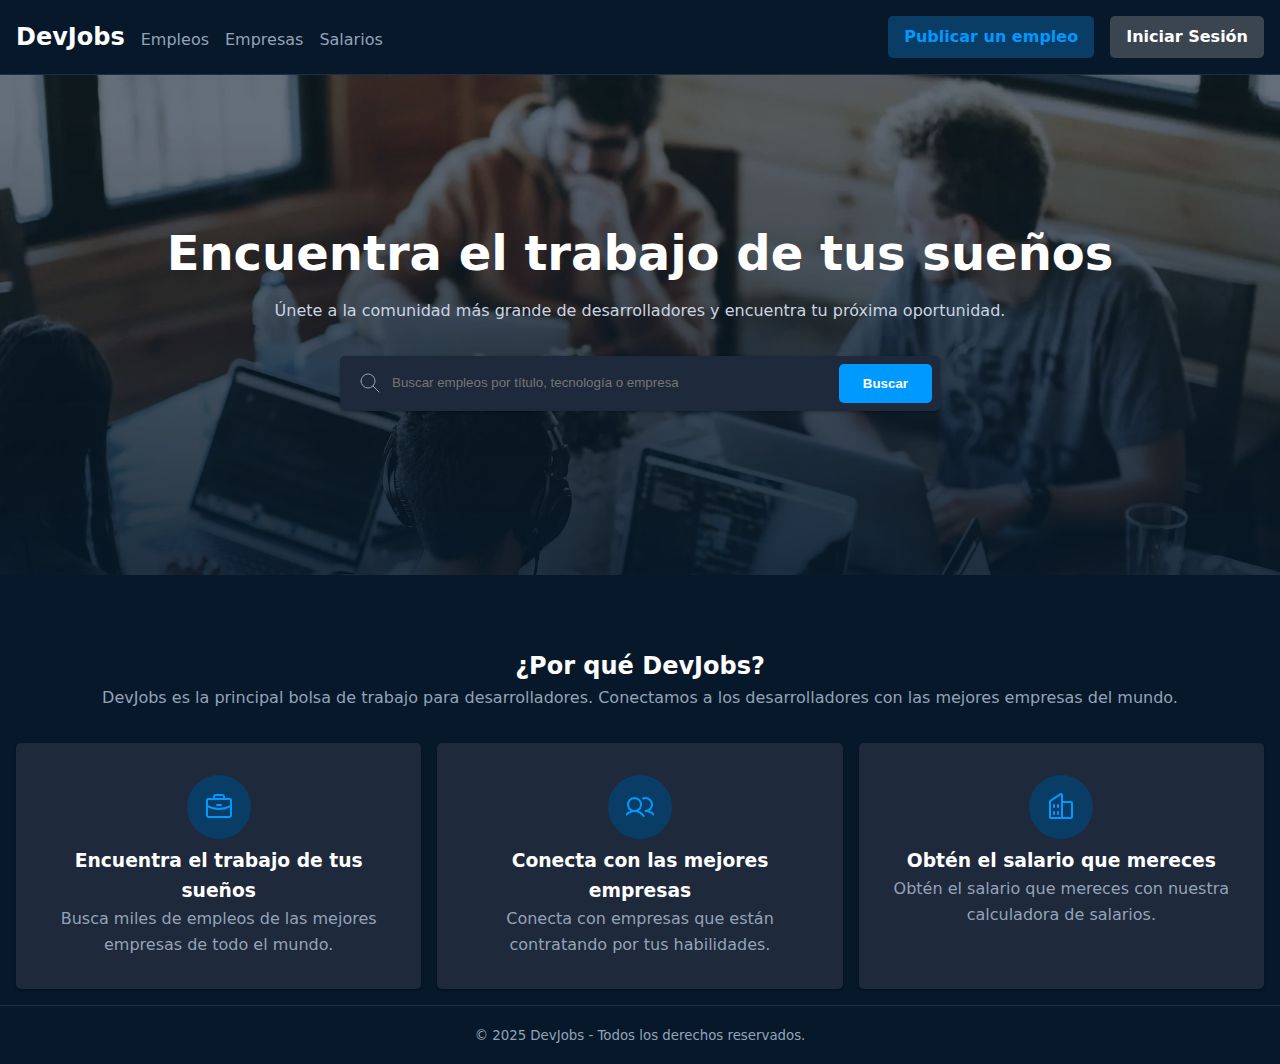
<file: pages/index/index.html>
<!DOCTYPE html>
<html lang="es">
    <head>
        <title>DevJobs - Inicio</title>
        <meta charset="UTF-8">
        <meta name="description" content="Encuentra y publica trabajos para desarrolladores web">
        <link rel="stylesheet" href="./index.css">
    </head>
    <body>
        <header class="navigation-header">
            <div>
                <h2>DevJobs</h2>
                <nav>
                    <a href="/pages/jobs/jobs.html">Empleos</a>
                    <a href="">Empresas</a>
                    <a href="">Salarios</a>
                </nav>
            </div>
            <div>
                <a href="">Publicar un empleo</a>
                <a href="">Iniciar Sesión</a>
            </div>
        </header>
        <main>
            <section class="hero-section">
                <img src="/background.webp" alt="Imagen de fondo">
                <h1>Encuentra el trabajo de tus sueños</h1>
                <p>Únete a la comunidad más grande de desarrolladores y encuentra tu próxima oportunidad.</p>
                <form class="search-form" role="search">
                    <div>
                        <svg  xmlns="http://www.w3.org/2000/svg"  width="24"  height="24"  viewBox="0 0 24 24"  fill="none"  stroke="currentColor"  stroke-width="1"  stroke-linecap="round"  stroke-linejoin="round"  class="icon icon-tabler icons-tabler-outline icon-tabler-search"><path stroke="none" d="M0 0h24v24H0z" fill="none"/><path d="M10 10m-7 0a7 7 0 1 0 14 0a7 7 0 1 0 -14 0" /><path d="M21 21l-6 -6" /></svg>
                        <input class="search-input" type="text" placeholder="Buscar empleos por título, tecnología o empresa">
                        <button class="primary-button" type="submit" role="button">Buscar</button>
                    </div>
                </form>
            </section>
            <section class="features-section">
                <header>
                    <h2>¿Por qué DevJobs?</h2>
                    <p>DevJobs es la principal bolsa de trabajo para desarrolladores. Conectamos a los desarrolladores con las mejores empresas del mundo.</p>
                </header>
                <footer>
                    <article class="feature-card">
                        <svg fill="currentColor" height="32" viewBox="0 0 256 256" width="32" xmlns="http://www.w3.org/2000/svg"
                            aria-hidden="true">
                            <path
                                d="M216,56H176V48a24,24,0,0,0-24-24H104A24,24,0,0,0,80,48v8H40A16,16,0,0,0,24,72V200a16,16,0,0,0,16,16H216a16,16,0,0,0,16-16V72A16,16,0,0,0,216,56ZM96,48a8,8,0,0,1,8-8h48a8,8,0,0,1,8,8v8H96ZM216,72v41.61A184,184,0,0,1,128,136a184.07,184.07,0,0,1-88-22.38V72Zm0,128H40V131.64A200.19,200.19,0,0,0,128,152a200.25,200.25,0,0,0,88-20.37V200ZM104,112a8,8,0,0,1,8-8h32a8,8,0,0,1,0,16H112A8,8,0,0,1,104,112Z">
                            </path>
                        </svg>
                        <h3>Encuentra el trabajo de tus sueños</h3>
                        <p>Busca miles de empleos de las mejores empresas de todo el mundo.</p>
                    </article>
                    <article class="feature-card">
                        <svg fill="currentColor" height="32" viewBox="0 0 256 256" width="32" xmlns="http://www.w3.org/2000/svg"
                            aria-hidden="true">
                            <path
                                d="M117.25,157.92a60,60,0,1,0-66.5,0A95.83,95.83,0,0,0,3.53,195.63a8,8,0,1,0,13.4,8.74,80,80,0,0,1,134.14,0,8,8,0,0,0,13.4-8.74A95.83,95.83,0,0,0,117.25,157.92ZM40,108a44,44,0,1,1,44,44A44.05,44.05,0,0,1,40,108Zm210.14,98.7a8,8,0,0,1-11.07-2.33A79.83,79.83,0,0,0,172,168a8,8,0,0,1,0-16,44,44,0,1,0-16.34-84.87,8,8,0,1,1-5.94-14.85,60,60,0,0,1,55.53,105.64,95.83,95.83,0,0,1,47.22,37.71A8,8,0,0,1,250.14,206.7Z">
                            </path>
                        </svg>
                        <h3>Conecta con las mejores empresas</h3>
                        <p>Conecta con empresas que están contratando por tus habilidades.</p>
                    </article>
                    <article class="feature-card">
                        <svg fill="currentColor" height="32" viewBox="0 0 256 256" width="32" xmlns="http://www.w3.org/2000/svg"
                            aria-hidden="true">
                            <path
                                d="M240,208H224V96a16,16,0,0,0-16-16H144V32a16,16,0,0,0-24.88-13.32L39.12,72A16,16,0,0,0,32,85.34V208H16a8,8,0,0,0,0,16H240a8,8,0,0,0,0-16ZM208,96V208H144V96ZM48,85.34,128,32V208H48ZM112,112v16a8,8,0,0,1-16,0V112a8,8,0,1,1,16,0Zm-32,0v16a8,8,0,0,1-16,0V112a8,8,0,1,1,16,0Zm0,56v16a8,8,0,0,1-16,0V168a8,8,0,0,1,16,0Zm32,0v16a8,8,0,0,1-16,0V168a8,8,0,0,1,16,0Z">
                            </path>
                        </svg>
                        <h3>Obtén el salario que mereces</h3>
                        <p>Obtén el salario que mereces con nuestra calculadora de salarios.</p>
                    </article>
                </footer>
            </section>
        </main>
        <footer class="footer">
            <small>
                &copy; 2025 DevJobs - Todos los derechos reservados.
            </small>
        </footer>
    </body>
</html>
</file>
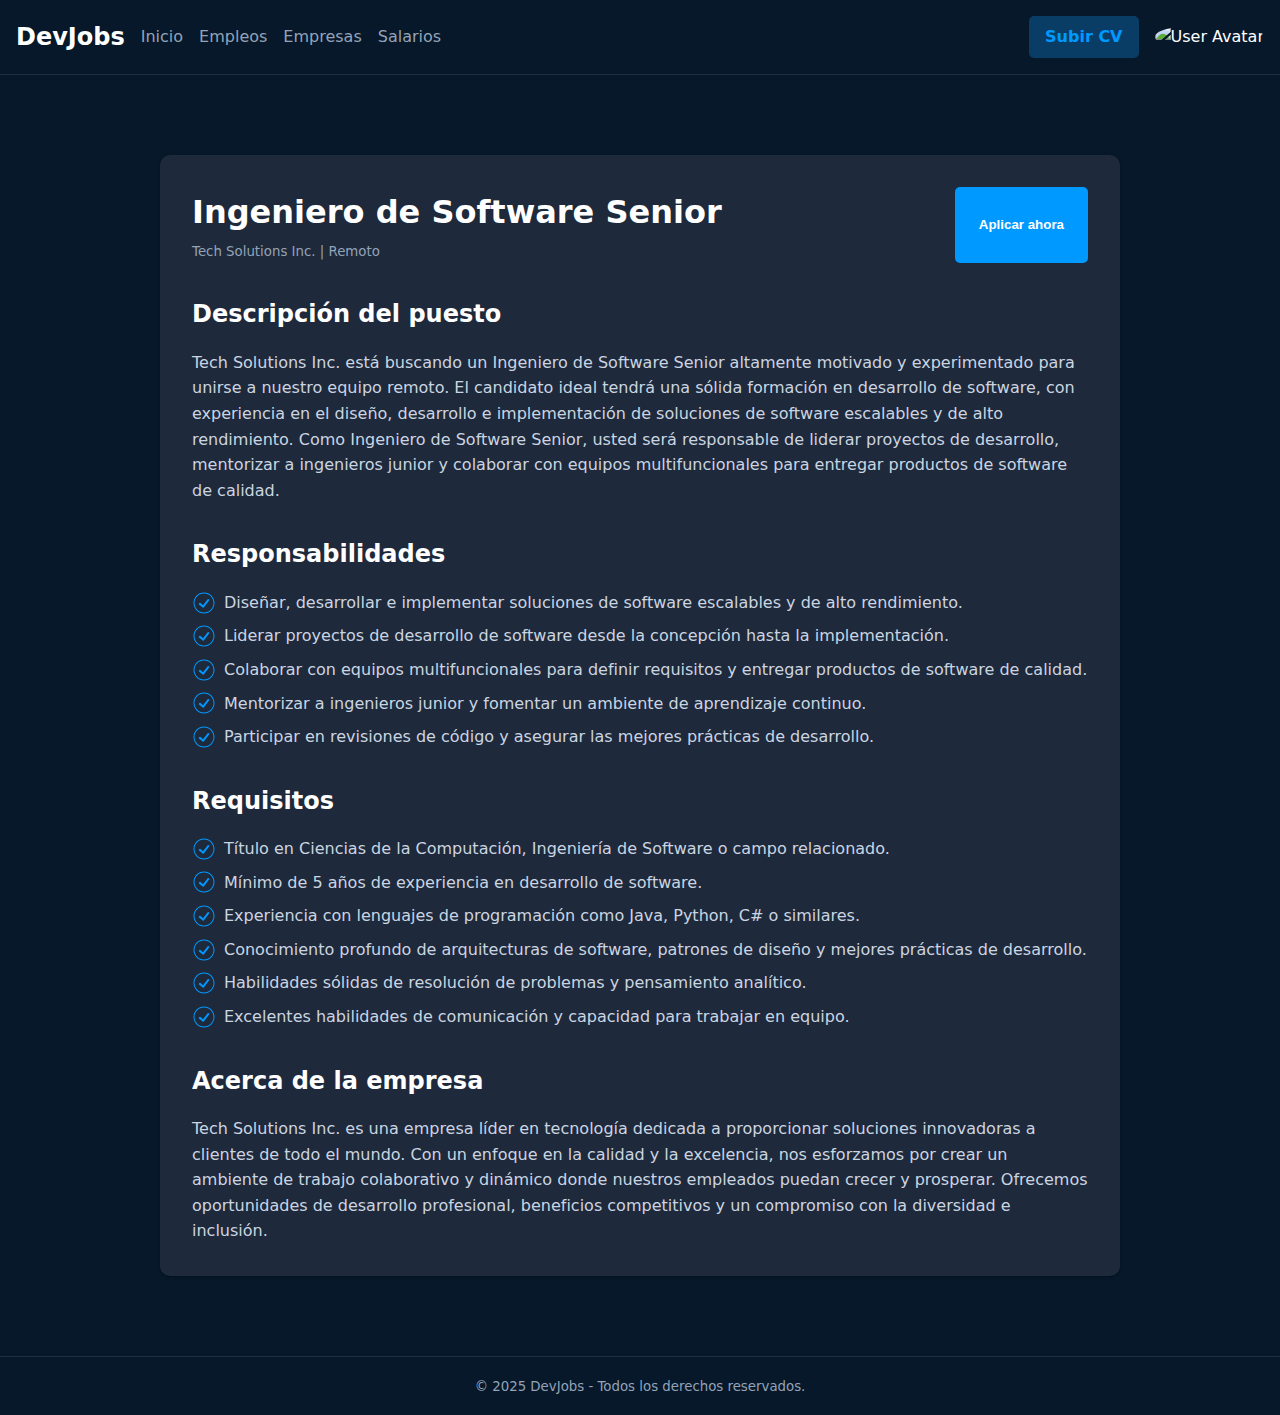
<file: pages/job-details/job-details.html>
<!DOCTYPE html>
<html lang="es">
    <head>
        <title>DevJobs - Oferta</title>
        <meta charset="UTF-8">
        <link rel="stylesheet" href="./job-details.css">
        <script type="module" src="../../main.js"></script>
        <script type="module" src="job-details.js"></script>
    </head>
    <body>
        <header class="navigation-header">
            <div>
                <h2>DevJobs</h2>
                <nav>
                    <a href="/pages/index/index.html">Inicio</a>
                    <a href="/pages/jobs/jobs.html">Empleos</a>
                    <a href="">Empresas</a>
                    <a href="">Salarios</a>
                </nav>
            </div>
            <div>
                <a href="">Subir CV</a>
                <devjobs-avatar></devjobs-avatar>
            </div>
        </header>
        <main class="main-section">
            <article class="job-article">
                <section class="job-title-section">
                    <div>
                        <h1>Ingeniero de Software Senior</h1>
                        <small>Tech Solutions Inc. | Remoto</small>
                    </div>
                    <button id="apply-button" class="primary-button" role="button">Aplicar ahora</button>
                </section>
                <section class="job-description-section">
                    <h2>Descripción del puesto</h2>
                    <p>Tech Solutions Inc. está buscando un Ingeniero de Software Senior altamente motivado y experimentado para unirse a nuestro equipo remoto. El candidato ideal tendrá una sólida formación en desarrollo de software, con experiencia en el diseño, desarrollo e implementación de soluciones de software escalables y de alto rendimiento. Como Ingeniero de Software Senior, usted será responsable de liderar proyectos de desarrollo, mentorizar a ingenieros junior y colaborar con equipos multifuncionales para entregar productos de software de calidad.</p>
                </section>
                <section class="job-tasks-section">
                    <h2>Responsabilidades</h2>
                    <ul>
                        <li>
                            <svg xmlns="http://www.w3.org/2000/svg" x="0px" y="0px" width="24" height="24" viewBox="0,0,256,256">
                                <g fill="#0099ff" fill-rule="nonzero" stroke="none" stroke-width="1" stroke-linecap="butt" stroke-linejoin="miter" stroke-miterlimit="10" stroke-dasharray="" stroke-dashoffset="0" font-family="none" font-weight="none" font-size="none" text-anchor="none" style="mix-blend-mode: normal"><g transform="scale(5.33333,5.33333)"><path d="M24,3c-11.58614,0 -21,9.41387 -21,21c0,11.58613 9.41386,21 21,21c11.58614,0 21,-9.41387 21,-21c0,-11.58613 -9.41386,-21 -21,-21zM24,5c10.50526,0 19,8.49474 19,19c0,10.50526 -8.49474,19 -19,19c-10.50526,0 -19,-8.49474 -19,-19c0,-10.50526 8.49474,-19 19,-19zM32.07617,15.88086c-0.25388,0.03238 -0.49702,0.16236 -0.66602,0.38086l-9.40039,12.1582l-5.64062,-4.70117c-0.424,-0.354 -1.0552,-0.29509 -1.4082,0.12891l-1.2793,1.53516c-0.353,0.424 -0.29705,1.0552 0.12695,1.4082l7.63281,6.35938c0.271,0.225 0.60899,0.34766 0.95898,0.34766c0.054,0 0.10906,-0.00181 0.16406,-0.00781c0.405,-0.044 0.77444,-0.25026 1.02344,-0.57227l10.98633,-14.21094c0.338,-0.436 0.25926,-1.06239 -0.17773,-1.40039l-1.58203,-1.22461c-0.2185,-0.169 -0.48441,-0.23355 -0.73828,-0.20117z"></path></g></g>
                            </svg>
                            Diseñar, desarrollar e implementar soluciones de software escalables y de alto rendimiento.
                        </li>
                        <li>
                            <svg xmlns="http://www.w3.org/2000/svg" x="0px" y="0px" width="24" height="24" viewBox="0,0,256,256">
                                <g fill="#0099ff" fill-rule="nonzero" stroke="none" stroke-width="1" stroke-linecap="butt" stroke-linejoin="miter" stroke-miterlimit="10" stroke-dasharray="" stroke-dashoffset="0" font-family="none" font-weight="none" font-size="none" text-anchor="none" style="mix-blend-mode: normal"><g transform="scale(5.33333,5.33333)"><path d="M24,3c-11.58614,0 -21,9.41387 -21,21c0,11.58613 9.41386,21 21,21c11.58614,0 21,-9.41387 21,-21c0,-11.58613 -9.41386,-21 -21,-21zM24,5c10.50526,0 19,8.49474 19,19c0,10.50526 -8.49474,19 -19,19c-10.50526,0 -19,-8.49474 -19,-19c0,-10.50526 8.49474,-19 19,-19zM32.07617,15.88086c-0.25388,0.03238 -0.49702,0.16236 -0.66602,0.38086l-9.40039,12.1582l-5.64062,-4.70117c-0.424,-0.354 -1.0552,-0.29509 -1.4082,0.12891l-1.2793,1.53516c-0.353,0.424 -0.29705,1.0552 0.12695,1.4082l7.63281,6.35938c0.271,0.225 0.60899,0.34766 0.95898,0.34766c0.054,0 0.10906,-0.00181 0.16406,-0.00781c0.405,-0.044 0.77444,-0.25026 1.02344,-0.57227l10.98633,-14.21094c0.338,-0.436 0.25926,-1.06239 -0.17773,-1.40039l-1.58203,-1.22461c-0.2185,-0.169 -0.48441,-0.23355 -0.73828,-0.20117z"></path></g></g>
                            </svg>
                            Liderar proyectos de desarrollo de software desde la concepción hasta la implementación.
                        </li>
                        <li>
                            <svg xmlns="http://www.w3.org/2000/svg" x="0px" y="0px" width="24" height="24" viewBox="0,0,256,256">
                                <g fill="#0099ff" fill-rule="nonzero" stroke="none" stroke-width="1" stroke-linecap="butt" stroke-linejoin="miter" stroke-miterlimit="10" stroke-dasharray="" stroke-dashoffset="0" font-family="none" font-weight="none" font-size="none" text-anchor="none" style="mix-blend-mode: normal"><g transform="scale(5.33333,5.33333)"><path d="M24,3c-11.58614,0 -21,9.41387 -21,21c0,11.58613 9.41386,21 21,21c11.58614,0 21,-9.41387 21,-21c0,-11.58613 -9.41386,-21 -21,-21zM24,5c10.50526,0 19,8.49474 19,19c0,10.50526 -8.49474,19 -19,19c-10.50526,0 -19,-8.49474 -19,-19c0,-10.50526 8.49474,-19 19,-19zM32.07617,15.88086c-0.25388,0.03238 -0.49702,0.16236 -0.66602,0.38086l-9.40039,12.1582l-5.64062,-4.70117c-0.424,-0.354 -1.0552,-0.29509 -1.4082,0.12891l-1.2793,1.53516c-0.353,0.424 -0.29705,1.0552 0.12695,1.4082l7.63281,6.35938c0.271,0.225 0.60899,0.34766 0.95898,0.34766c0.054,0 0.10906,-0.00181 0.16406,-0.00781c0.405,-0.044 0.77444,-0.25026 1.02344,-0.57227l10.98633,-14.21094c0.338,-0.436 0.25926,-1.06239 -0.17773,-1.40039l-1.58203,-1.22461c-0.2185,-0.169 -0.48441,-0.23355 -0.73828,-0.20117z"></path></g></g>
                            </svg>
                            Colaborar con equipos multifuncionales para definir requisitos y entregar productos de software de calidad.
                        </li>
                        <li>
                            <svg xmlns="http://www.w3.org/2000/svg" x="0px" y="0px" width="24" height="24" viewBox="0,0,256,256">
                                <g fill="#0099ff" fill-rule="nonzero" stroke="none" stroke-width="1" stroke-linecap="butt" stroke-linejoin="miter" stroke-miterlimit="10" stroke-dasharray="" stroke-dashoffset="0" font-family="none" font-weight="none" font-size="none" text-anchor="none" style="mix-blend-mode: normal"><g transform="scale(5.33333,5.33333)"><path d="M24,3c-11.58614,0 -21,9.41387 -21,21c0,11.58613 9.41386,21 21,21c11.58614,0 21,-9.41387 21,-21c0,-11.58613 -9.41386,-21 -21,-21zM24,5c10.50526,0 19,8.49474 19,19c0,10.50526 -8.49474,19 -19,19c-10.50526,0 -19,-8.49474 -19,-19c0,-10.50526 8.49474,-19 19,-19zM32.07617,15.88086c-0.25388,0.03238 -0.49702,0.16236 -0.66602,0.38086l-9.40039,12.1582l-5.64062,-4.70117c-0.424,-0.354 -1.0552,-0.29509 -1.4082,0.12891l-1.2793,1.53516c-0.353,0.424 -0.29705,1.0552 0.12695,1.4082l7.63281,6.35938c0.271,0.225 0.60899,0.34766 0.95898,0.34766c0.054,0 0.10906,-0.00181 0.16406,-0.00781c0.405,-0.044 0.77444,-0.25026 1.02344,-0.57227l10.98633,-14.21094c0.338,-0.436 0.25926,-1.06239 -0.17773,-1.40039l-1.58203,-1.22461c-0.2185,-0.169 -0.48441,-0.23355 -0.73828,-0.20117z"></path></g></g>
                            </svg>
                            Mentorizar a ingenieros junior y fomentar un ambiente de aprendizaje continuo.
                        </li>
                        <li>
                            <svg xmlns="http://www.w3.org/2000/svg" x="0px" y="0px" width="24" height="24" viewBox="0,0,256,256">
                                <g fill="#0099ff" fill-rule="nonzero" stroke="none" stroke-width="1" stroke-linecap="butt" stroke-linejoin="miter" stroke-miterlimit="10" stroke-dasharray="" stroke-dashoffset="0" font-family="none" font-weight="none" font-size="none" text-anchor="none" style="mix-blend-mode: normal"><g transform="scale(5.33333,5.33333)"><path d="M24,3c-11.58614,0 -21,9.41387 -21,21c0,11.58613 9.41386,21 21,21c11.58614,0 21,-9.41387 21,-21c0,-11.58613 -9.41386,-21 -21,-21zM24,5c10.50526,0 19,8.49474 19,19c0,10.50526 -8.49474,19 -19,19c-10.50526,0 -19,-8.49474 -19,-19c0,-10.50526 8.49474,-19 19,-19zM32.07617,15.88086c-0.25388,0.03238 -0.49702,0.16236 -0.66602,0.38086l-9.40039,12.1582l-5.64062,-4.70117c-0.424,-0.354 -1.0552,-0.29509 -1.4082,0.12891l-1.2793,1.53516c-0.353,0.424 -0.29705,1.0552 0.12695,1.4082l7.63281,6.35938c0.271,0.225 0.60899,0.34766 0.95898,0.34766c0.054,0 0.10906,-0.00181 0.16406,-0.00781c0.405,-0.044 0.77444,-0.25026 1.02344,-0.57227l10.98633,-14.21094c0.338,-0.436 0.25926,-1.06239 -0.17773,-1.40039l-1.58203,-1.22461c-0.2185,-0.169 -0.48441,-0.23355 -0.73828,-0.20117z"></path></g></g>
                            </svg>
                            Participar en revisiones de código y asegurar las mejores prácticas de desarrollo.
                        </li>
                    </ul>
                </section>
                <section class="job-requirements-section">
                    <h2>Requisitos</h2>
                    <ul>
                        <li>
                            <svg xmlns="http://www.w3.org/2000/svg" x="0px" y="0px" width="24" height="24" viewBox="0,0,256,256">
                                <g fill="#0099ff" fill-rule="nonzero" stroke="none" stroke-width="1" stroke-linecap="butt" stroke-linejoin="miter" stroke-miterlimit="10" stroke-dasharray="" stroke-dashoffset="0" font-family="none" font-weight="none" font-size="none" text-anchor="none" style="mix-blend-mode: normal"><g transform="scale(5.33333,5.33333)"><path d="M24,3c-11.58614,0 -21,9.41387 -21,21c0,11.58613 9.41386,21 21,21c11.58614,0 21,-9.41387 21,-21c0,-11.58613 -9.41386,-21 -21,-21zM24,5c10.50526,0 19,8.49474 19,19c0,10.50526 -8.49474,19 -19,19c-10.50526,0 -19,-8.49474 -19,-19c0,-10.50526 8.49474,-19 19,-19zM32.07617,15.88086c-0.25388,0.03238 -0.49702,0.16236 -0.66602,0.38086l-9.40039,12.1582l-5.64062,-4.70117c-0.424,-0.354 -1.0552,-0.29509 -1.4082,0.12891l-1.2793,1.53516c-0.353,0.424 -0.29705,1.0552 0.12695,1.4082l7.63281,6.35938c0.271,0.225 0.60899,0.34766 0.95898,0.34766c0.054,0 0.10906,-0.00181 0.16406,-0.00781c0.405,-0.044 0.77444,-0.25026 1.02344,-0.57227l10.98633,-14.21094c0.338,-0.436 0.25926,-1.06239 -0.17773,-1.40039l-1.58203,-1.22461c-0.2185,-0.169 -0.48441,-0.23355 -0.73828,-0.20117z"></path></g></g>
                            </svg>
                            Título en Ciencias de la Computación, Ingeniería de Software o campo relacionado.
                        </li>
                        <li>
                            <svg xmlns="http://www.w3.org/2000/svg" x="0px" y="0px" width="24" height="24" viewBox="0,0,256,256">
                                <g fill="#0099ff" fill-rule="nonzero" stroke="none" stroke-width="1" stroke-linecap="butt" stroke-linejoin="miter" stroke-miterlimit="10" stroke-dasharray="" stroke-dashoffset="0" font-family="none" font-weight="none" font-size="none" text-anchor="none" style="mix-blend-mode: normal"><g transform="scale(5.33333,5.33333)"><path d="M24,3c-11.58614,0 -21,9.41387 -21,21c0,11.58613 9.41386,21 21,21c11.58614,0 21,-9.41387 21,-21c0,-11.58613 -9.41386,-21 -21,-21zM24,5c10.50526,0 19,8.49474 19,19c0,10.50526 -8.49474,19 -19,19c-10.50526,0 -19,-8.49474 -19,-19c0,-10.50526 8.49474,-19 19,-19zM32.07617,15.88086c-0.25388,0.03238 -0.49702,0.16236 -0.66602,0.38086l-9.40039,12.1582l-5.64062,-4.70117c-0.424,-0.354 -1.0552,-0.29509 -1.4082,0.12891l-1.2793,1.53516c-0.353,0.424 -0.29705,1.0552 0.12695,1.4082l7.63281,6.35938c0.271,0.225 0.60899,0.34766 0.95898,0.34766c0.054,0 0.10906,-0.00181 0.16406,-0.00781c0.405,-0.044 0.77444,-0.25026 1.02344,-0.57227l10.98633,-14.21094c0.338,-0.436 0.25926,-1.06239 -0.17773,-1.40039l-1.58203,-1.22461c-0.2185,-0.169 -0.48441,-0.23355 -0.73828,-0.20117z"></path></g></g>
                            </svg>
                            Mínimo de 5 años de experiencia en desarrollo de software.
                        </li>
                        <li>
                            <svg xmlns="http://www.w3.org/2000/svg" x="0px" y="0px" width="24" height="24" viewBox="0,0,256,256">
                                <g fill="#0099ff" fill-rule="nonzero" stroke="none" stroke-width="1" stroke-linecap="butt" stroke-linejoin="miter" stroke-miterlimit="10" stroke-dasharray="" stroke-dashoffset="0" font-family="none" font-weight="none" font-size="none" text-anchor="none" style="mix-blend-mode: normal"><g transform="scale(5.33333,5.33333)"><path d="M24,3c-11.58614,0 -21,9.41387 -21,21c0,11.58613 9.41386,21 21,21c11.58614,0 21,-9.41387 21,-21c0,-11.58613 -9.41386,-21 -21,-21zM24,5c10.50526,0 19,8.49474 19,19c0,10.50526 -8.49474,19 -19,19c-10.50526,0 -19,-8.49474 -19,-19c0,-10.50526 8.49474,-19 19,-19zM32.07617,15.88086c-0.25388,0.03238 -0.49702,0.16236 -0.66602,0.38086l-9.40039,12.1582l-5.64062,-4.70117c-0.424,-0.354 -1.0552,-0.29509 -1.4082,0.12891l-1.2793,1.53516c-0.353,0.424 -0.29705,1.0552 0.12695,1.4082l7.63281,6.35938c0.271,0.225 0.60899,0.34766 0.95898,0.34766c0.054,0 0.10906,-0.00181 0.16406,-0.00781c0.405,-0.044 0.77444,-0.25026 1.02344,-0.57227l10.98633,-14.21094c0.338,-0.436 0.25926,-1.06239 -0.17773,-1.40039l-1.58203,-1.22461c-0.2185,-0.169 -0.48441,-0.23355 -0.73828,-0.20117z"></path></g></g>
                            </svg>
                            Experiencia con lenguajes de programación como Java, Python, C# o similares.
                        </li>
                        <li>
                            <svg xmlns="http://www.w3.org/2000/svg" x="0px" y="0px" width="24" height="24" viewBox="0,0,256,256">
                                <g fill="#0099ff" fill-rule="nonzero" stroke="none" stroke-width="1" stroke-linecap="butt" stroke-linejoin="miter" stroke-miterlimit="10" stroke-dasharray="" stroke-dashoffset="0" font-family="none" font-weight="none" font-size="none" text-anchor="none" style="mix-blend-mode: normal"><g transform="scale(5.33333,5.33333)"><path d="M24,3c-11.58614,0 -21,9.41387 -21,21c0,11.58613 9.41386,21 21,21c11.58614,0 21,-9.41387 21,-21c0,-11.58613 -9.41386,-21 -21,-21zM24,5c10.50526,0 19,8.49474 19,19c0,10.50526 -8.49474,19 -19,19c-10.50526,0 -19,-8.49474 -19,-19c0,-10.50526 8.49474,-19 19,-19zM32.07617,15.88086c-0.25388,0.03238 -0.49702,0.16236 -0.66602,0.38086l-9.40039,12.1582l-5.64062,-4.70117c-0.424,-0.354 -1.0552,-0.29509 -1.4082,0.12891l-1.2793,1.53516c-0.353,0.424 -0.29705,1.0552 0.12695,1.4082l7.63281,6.35938c0.271,0.225 0.60899,0.34766 0.95898,0.34766c0.054,0 0.10906,-0.00181 0.16406,-0.00781c0.405,-0.044 0.77444,-0.25026 1.02344,-0.57227l10.98633,-14.21094c0.338,-0.436 0.25926,-1.06239 -0.17773,-1.40039l-1.58203,-1.22461c-0.2185,-0.169 -0.48441,-0.23355 -0.73828,-0.20117z"></path></g></g>
                            </svg>
                            Conocimiento profundo de arquitecturas de software, patrones de diseño y mejores prácticas de desarrollo.
                        </li>
                        <li>
                            <svg xmlns="http://www.w3.org/2000/svg" x="0px" y="0px" width="24" height="24" viewBox="0,0,256,256">
                                <g fill="#0099ff" fill-rule="nonzero" stroke="none" stroke-width="1" stroke-linecap="butt" stroke-linejoin="miter" stroke-miterlimit="10" stroke-dasharray="" stroke-dashoffset="0" font-family="none" font-weight="none" font-size="none" text-anchor="none" style="mix-blend-mode: normal"><g transform="scale(5.33333,5.33333)"><path d="M24,3c-11.58614,0 -21,9.41387 -21,21c0,11.58613 9.41386,21 21,21c11.58614,0 21,-9.41387 21,-21c0,-11.58613 -9.41386,-21 -21,-21zM24,5c10.50526,0 19,8.49474 19,19c0,10.50526 -8.49474,19 -19,19c-10.50526,0 -19,-8.49474 -19,-19c0,-10.50526 8.49474,-19 19,-19zM32.07617,15.88086c-0.25388,0.03238 -0.49702,0.16236 -0.66602,0.38086l-9.40039,12.1582l-5.64062,-4.70117c-0.424,-0.354 -1.0552,-0.29509 -1.4082,0.12891l-1.2793,1.53516c-0.353,0.424 -0.29705,1.0552 0.12695,1.4082l7.63281,6.35938c0.271,0.225 0.60899,0.34766 0.95898,0.34766c0.054,0 0.10906,-0.00181 0.16406,-0.00781c0.405,-0.044 0.77444,-0.25026 1.02344,-0.57227l10.98633,-14.21094c0.338,-0.436 0.25926,-1.06239 -0.17773,-1.40039l-1.58203,-1.22461c-0.2185,-0.169 -0.48441,-0.23355 -0.73828,-0.20117z"></path></g></g>
                            </svg>
                            Habilidades sólidas de resolución de problemas y pensamiento analítico.
                        </li>
                        <li>
                            <svg xmlns="http://www.w3.org/2000/svg" x="0px" y="0px" width="24" height="24" viewBox="0,0,256,256">
                                <g fill="#0099ff" fill-rule="nonzero" stroke="none" stroke-width="1" stroke-linecap="butt" stroke-linejoin="miter" stroke-miterlimit="10" stroke-dasharray="" stroke-dashoffset="0" font-family="none" font-weight="none" font-size="none" text-anchor="none" style="mix-blend-mode: normal"><g transform="scale(5.33333,5.33333)"><path d="M24,3c-11.58614,0 -21,9.41387 -21,21c0,11.58613 9.41386,21 21,21c11.58614,0 21,-9.41387 21,-21c0,-11.58613 -9.41386,-21 -21,-21zM24,5c10.50526,0 19,8.49474 19,19c0,10.50526 -8.49474,19 -19,19c-10.50526,0 -19,-8.49474 -19,-19c0,-10.50526 8.49474,-19 19,-19zM32.07617,15.88086c-0.25388,0.03238 -0.49702,0.16236 -0.66602,0.38086l-9.40039,12.1582l-5.64062,-4.70117c-0.424,-0.354 -1.0552,-0.29509 -1.4082,0.12891l-1.2793,1.53516c-0.353,0.424 -0.29705,1.0552 0.12695,1.4082l7.63281,6.35938c0.271,0.225 0.60899,0.34766 0.95898,0.34766c0.054,0 0.10906,-0.00181 0.16406,-0.00781c0.405,-0.044 0.77444,-0.25026 1.02344,-0.57227l10.98633,-14.21094c0.338,-0.436 0.25926,-1.06239 -0.17773,-1.40039l-1.58203,-1.22461c-0.2185,-0.169 -0.48441,-0.23355 -0.73828,-0.20117z"></path></g></g>
                            </svg>
                            Excelentes habilidades de comunicación y capacidad para trabajar en equipo.
                        </li>
                    </ul>
                </section>
                <section class="job-company-section">
                    <h2>Acerca de la empresa</h2>
                    <p>Tech Solutions Inc. es una empresa líder en tecnología dedicada a proporcionar soluciones innovadoras a clientes de todo el mundo. Con un enfoque en la calidad y la excelencia, nos esforzamos por crear un ambiente de trabajo colaborativo y dinámico donde nuestros empleados puedan crecer y prosperar. Ofrecemos oportunidades de desarrollo profesional, beneficios competitivos y un compromiso con la diversidad e inclusión.</p>
                </section>
            </article>
        </main>
        <footer class="footer">
            <small>
                &copy; 2025 DevJobs - Todos los derechos reservados.
            </small>
        </footer>
    </body>
</html>
</file>
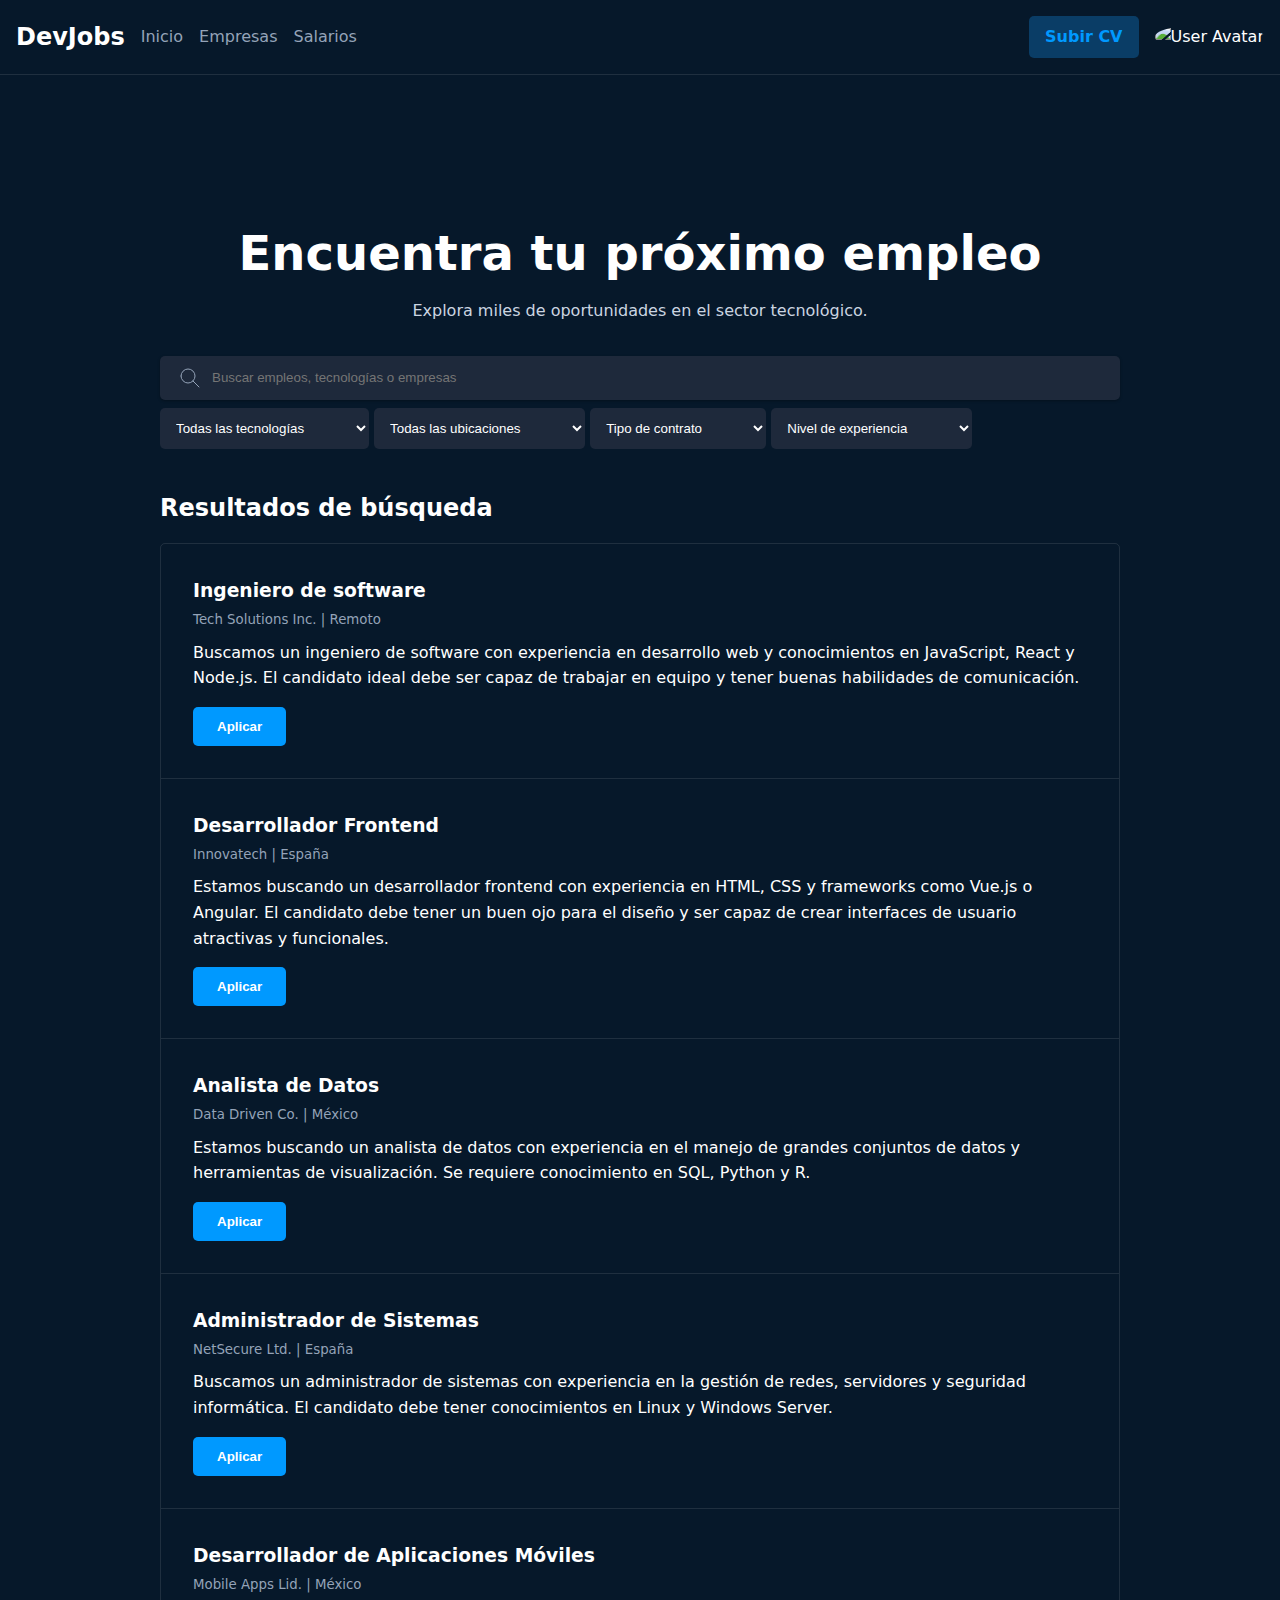
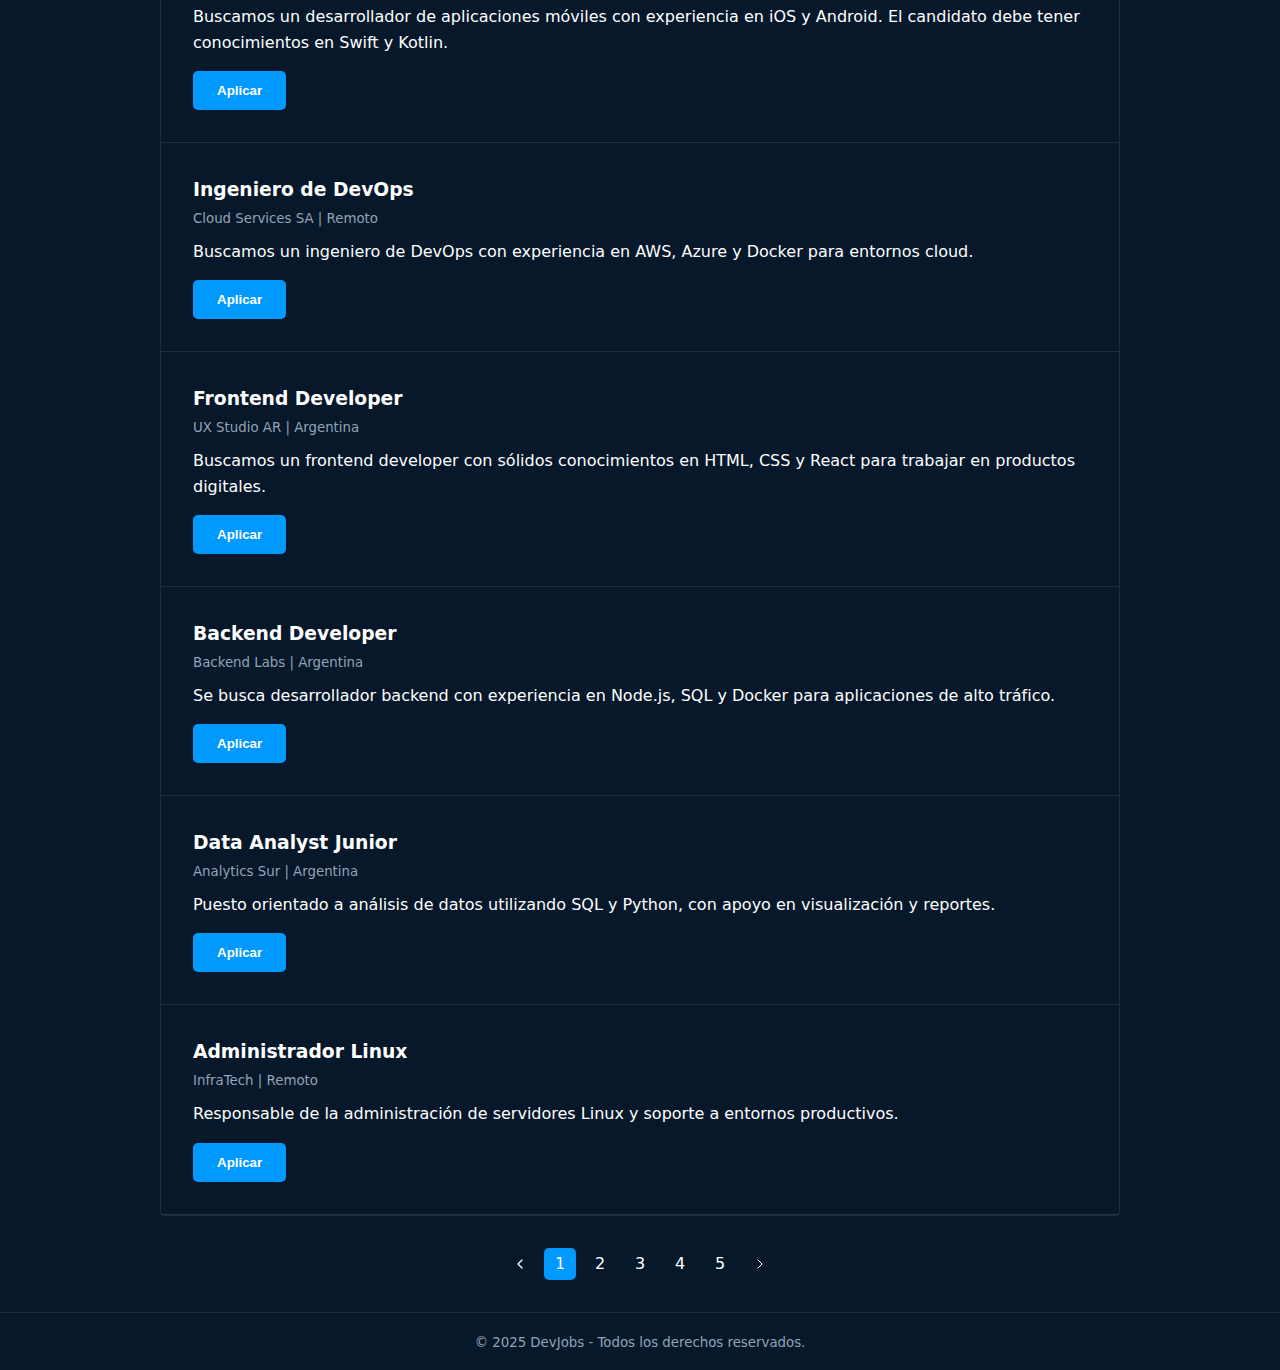
<file: pages/jobs/jobs.html>
<!DOCTYPE html>
<html lang="es">
    <head>
        <title>DevJobs - Empleos</title>
        <meta charset="UTF-8">
        <meta name="description" content="Encuentra tu próximo trabajo. Explora miles de oportunidades en el sector tecnológico.">
        <link rel="stylesheet" href="./jobs.css">
        <script type="module" src="../../main.js"></script>
        <script type="module" src="jobs.js"></script>
    </head>
    <body>
        <header class="navigation-header">
            <div>
                <h2>DevJobs</h2>
                <nav>
                    <a href="/pages/index/index.html">Inicio</a>
                    <a href="">Empresas</a>
                    <a href="">Salarios</a>
                </nav>
            </div>
            <div>
                <a href="">Subir CV</a>
                <devjobs-avatar></devjobs-avatar>
            </div>
        </header>
        <main class="main-section">
            <section class="hero-section">
                <h1>Encuentra tu próximo empleo</h1>
                <p>Explora miles de oportunidades en el sector tecnológico.</p>
                <form class="jobs-form" role="search">
                    <div>
                        <svg  xmlns="http://www.w3.org/2000/svg"  width="24"  height="24"  viewBox="0 0 24 24"  fill="none"  stroke="currentColor"  stroke-width="1"  stroke-linecap="round"  stroke-linejoin="round"  class="icon icon-tabler icons-tabler-outline icon-tabler-search"><path stroke="none" d="M0 0h24v24H0z" fill="none"/><path d="M10 10m-7 0a7 7 0 1 0 14 0a7 7 0 1 0 -14 0" /><path d="M21 21l-6 -6" /></svg>
                        <input id="job-input" type="text" placeholder="Buscar empleos, tecnologías o empresas">
                    </div>
                    <div>
                        <select id="tech-select" class="filter-select">
                            <!-- Data will be populated here -->
                        </select>
                        <select id="location-select" class="filter-select">
                            <!-- Data will be populated here -->
                        </select>
                        <select class="filter-select">
                            <option value="0" selected>Tipo de contrato</option>
                            <option value="">Otra opción</option>
                        </select>
                        <select class="filter-select">
                            <option value="0" selected>Nivel de experiencia</option>
                            <option value="">Otra opción</option>
                        </select>
                    </div>
                </form>
            </section>
            <section class="jobs-section">
                <header>
                    <h2>Resultados de búsqueda</h2>
                </header>
                <footer>
                    <ul id="jobs-list">
                        <!-- Data will be populated here -->
                    </ul>
                </footer>
            </section>
            <section class="pagination">
                <nav>
                    <a>
                        <svg width="16" height="16" viewBox="0 0 24 24" fill="none" stroke="currentColor" stroke-width="2"
                            stroke-linecap="round" stroke-linejoin="round">
                            <path stroke="none" d="M0 0h24v24H0z" fill="none" />
                            <path d="M15 6l-6 6l6 6" />
                        </svg>
                    </a>
                    <a class="active">1</a>
                    <a>2</a>
                    <a>3</a>
                    <a>4</a>
                    <a>5</a>
                    <a>
                        <svg width="16" height="16" viewBox="0 0 24 24" fill="none" stroke="currentColor" stroke-width="1.5"
                            stroke-linecap="round" stroke-linejoin="round"
                            class="icon icon-tabler icons-tabler-outline icon-tabler-chevron-right">
                            <path stroke="none" d="M0 0h24v24H0z" fill="none" />
                            <path d="M9 6l6 6l-6 6" />
                        </svg>
                    </a>
                </nav>
            </section>
        </main>
        <footer class="footer">
            <small>
                &copy; 2025 DevJobs - Todos los derechos reservados.
            </small>
        </footer>
    </body>
</html>
</file>
<file: pages/index/index.css>
:root {
    --primary: #3b4550;
    --primary-dark: #0a3d66;
    --primary-hover: #0d5ba8;
    --primary-light: #09f;
    --background: #06182a;
    --text-primary: #ffffff;
    --text-secondary: #cbd5e1;
    --text-muted: #94a3b8;
    --border: rgba(255, 255, 255, 0.1);
    --shadow: rgba(0, 0, 0, 0.3);
    --card-bg: #1e293b;
    --hsla-example: hsla(210, 100%, 56%, 1);
}

* {
    margin: 0;
    padding: 0;
    box-sizing: border-box;
}

@font-face {
    font-family: 'Inter Variable';
    font-style: normal;
    font-display: swap;
    font-weight: 100 900;
    src: url(https://cdn.jsdelivr.net/fontsource/fonts/inter:vf@latest/latin-wght-normal.woff2) format('woff2-variations');
    unicode-range: U+0000-00FF,U+0131,U+0152-0153,U+02BB-02BC,U+02C6,U+02DA,U+02DC,U+0304,U+0308,U+0329,U+2000-206F,U+20AC,U+2122,U+2191,U+2193,U+2212,U+2215,U+FEFF,U+FFFD;
}

body {
    font-family: system-ui;
    background-color: var(--background);
    color: var(--text-primary);
    min-height: 100vh;
    display: flex;
    flex-direction: column;
    line-height: 1.6;
}

.primary-button {
    border: none;
    background-color: var(--primary-light);
    color: var(--text-primary);
    padding: 0.75rem 1.5rem;
    border-radius: 5px;
    font-weight: bold;
    &:hover {
        background-color: var(--primary-hover);
        cursor: pointer;
    }
}

/* Navigation header */
.navigation-header {
    display: flex;
    align-items: center;
    justify-content: space-between;
    padding: 1rem;
    border-bottom: 1px solid var(--border);
    div, nav {
        display: flex;
        align-items: baseline;
        gap: 1rem;
    }
    & > div:nth-child(1) {
        display: flex;
        & > h2 {
            font-weight: 700;
        }
        & > nav {
            & > a {
                text-decoration: none;
                color: var(--text-muted);
                &:hover {
                    text-decoration: none;
                    color: var(--text-primary);
                }
            }
        }
    }
    & > div:nth-child(2){
        & > a:nth-child(1) {
            text-decoration: none;
            font-weight: bold;
            color: var(--primary-light);
            background-color: var(--primary-dark);
            padding: 0.5rem 1rem;
            border-radius: 5px;
            &:hover {
                color: var(--primary-hover);
            }
        }
        & > a:nth-child(2) {
            text-decoration: none;
            font-weight: bold;
            color: var(--text-primary);
            background-color: var(--primary);
            padding: 0.5rem 1rem;
            border-radius: 5px;
            &:hover {
                color: var(--text-muted);
            }
        }
    }
}

/* hero section */
.hero-section {
    height: 500px;
    display: flex;
    flex-direction: column;
    align-items: center;
    & > h1 {
        padding-top: 150px;
        text-align: center;
        font-size: 3rem;
        font-weight: 900;
        margin-bottom: 1rem;
        line-height: 1.2;
        text-wrap: balance;
        & + p {
            text-align: center;
            text-wrap: wrap;
            margin-bottom: 2rem;
            color: var(--text-secondary);
        }   
    };
    & > img {
        position: absolute;
        width: 100%;
        height: 100%;
        object-fit: cover;
        z-index: -1;
        left: 0;
        right: 0;
        mask-image: linear-gradient(to bottom, rgba(16, 25, 34, 0.50) 5%, rgba(16, 25, 34, 0) 80%);
    };
}

.search-form {
    width: 100%;
    max-width: 600px;
    display: flex;
    flex-direction: column;
    & > div:nth-child(1) {
        flex: 1;
        display: flex;
        align-items: center;
        padding: 0.5rem 0.5rem;
        margin-bottom: 0.5rem;
        background-color: var(--card-bg);
        border-radius: 5px;
        box-shadow: 0px 1px 3px 0 var(--shadow); 
        & > svg {
            margin: 0 10px;
            color: var(--text-muted);
        }
    }
}


.search-input {
    flex: 1;
    border: none;
    background-color: transparent;
    color: var(--text-muted);
    line-height: 1.75rem;
    outline: none;
}

/* features section */
.features-section {
    background-color: var(--background);
    padding: 1rem;
    & > header {
        display: flex;
        flex-direction: column;
        background-color: var(--background);
        text-align: center;
        & > h2 {
            margin-top: 3.5rem;
            & + p {
                text-wrap: wrap;
                margin-bottom: 2rem;
                color: var(--text-muted);
            }
        }
    }
    & > footer {
        display: grid;
        grid-template-columns: repeat(auto-fit, minmax(280px, 1fr));
        gap: 16px;
        & > .feature-card {
            background-color: var(--card-bg);
            box-shadow: 0px 1px 3px 0 var(--shadow); 
            text-align: center;
            padding: 2rem;
            border-radius: 5px;
            & > svg {
                background-color: var(--primary-dark);
                color: var(--primary-light);
                width: 64px;
                height: 64px;
                border-radius: 100%;
                padding: 1rem;
            }
            & > p {
                color: var(--text-muted);
                text-wrap: wrap;
            }
        }
    }
}

/* footer */
.footer {
    text-align: center;
    padding: 1rem;
    background-color: var(--background);
    color: var(--text-muted);
    border-top: 1px solid var(--border);
}
</file>
<file: pages/job-details/job-details.css>
:root {
    --primary: #3b4550;
    --primary-dark: #0a3d66;
    --primary-hover: #0d5ba8;
    --primary-light: #09f;
    --background: #06182a;
    --text-primary: #ffffff;
    --text-secondary: #cbd5e1;
    --text-muted: #94a3b8;
    --border: rgba(255, 255, 255, 0.1);
    --shadow: rgba(0, 0, 0, 0.3);
    --card-bg: #1e293b;
    --hsla-example: hsla(210, 100%, 56%, 1);
}

* {
    margin: 0;
    padding: 0;
    box-sizing: border-box;
}

@font-face {
    font-family: 'Inter Variable';
    font-style: normal;
    font-display: swap;
    font-weight: 100 900;
    src: url(https://cdn.jsdelivr.net/fontsource/fonts/inter:vf@latest/latin-wght-normal.woff2) format('woff2-variations');
    unicode-range: U+0000-00FF,U+0131,U+0152-0153,U+02BB-02BC,U+02C6,U+02DA,U+02DC,U+0304,U+0308,U+0329,U+2000-206F,U+20AC,U+2122,U+2191,U+2193,U+2212,U+2215,U+FEFF,U+FFFD;
}

body {
    font-family: system-ui;
    background-color: var(--background);
    color: var(--text-primary);
    min-height: 100vh;
    display: flex;
    flex-direction: column;
    line-height: 1.6;
}

.primary-button {
    border: none;
    background-color: var(--primary-light);
    color: var(--text-primary);
    padding: 0.75rem 1.5rem;
    border-radius: 5px;
    font-weight: bold;
    &:hover {
        background-color: var(--primary-hover);
        cursor: pointer;
    }
}

/* Navigation header */
.navigation-header {
    display: flex;
    align-items: center;
    justify-content: space-between;
    padding: 1rem;
    border-bottom: 1px solid var(--border);
    div, nav {
        display: flex;
        align-items: center;
        gap: 1rem;
    }
    & > div:nth-child(1) {
        display: flex;
        & > h2 {
            font-weight: 700;
        }
        & > nav {
            & > a {
                text-decoration: none;
                color: var(--text-muted);
                &:hover {
                    text-decoration: none;
                    color: var(--text-primary);
                }
            }
        }
    }
    & > div:nth-child(2){
        & > a:nth-child(1) {
            text-decoration: none;
            font-weight: bold;
            color: var(--primary-light);
            background-color: var(--primary-dark);
            padding: 0.5rem 1rem;
            border-radius: 5px;
            &:hover {
                color: var(--primary-hover);
            }
        }
        & > a:nth-child(2) {
            text-decoration: none;
            font-weight: bold;
            color: var(--text-primary);
            background-color: var(--primary);
            padding: 0.5rem 1rem;
            border-radius: 5px;
            &:hover {
                color: var(--text-muted);
            }
        }
    }
}

/* main-section */
.main-section {
    padding-inline: 1rem;
    @media (width >= 1200px) {
        padding-inline: 10rem;
        
    }
    @media (width >= 1500px) {
        padding-inline: 20rem;
        
    }
}

/* job-article */
.job-article {
    margin-top: 5rem;
    margin-bottom: 5rem;
    padding: 2rem;
    background-color: var(--card-bg);
    border-radius: 10px;
    box-shadow: 0px 1px 3px 0 var(--shadow); 
}

/* job-title-section */
.job-title-section {
    margin-bottom: 2rem;
    display: flex;
    & > div {
        flex: 1;
        & > small {
            color: var(--text-muted);
        }
    }
    @media (width <= 700px) {
        flex-direction: column;
        gap: 1rem;
    }
}

/* job-description-section */
.job-description-section {
    margin-bottom: 2rem;
    & > h2 {
        margin-bottom: 1rem;
    }
    & > p {
        margin-bottom: 1rem;
        color: var(--text-secondary);
    }
}

/* job-tasks-section */
.job-tasks-section {
    margin-bottom: 2rem;
    & > h2 {
        margin-bottom: 1rem;
    }
    & > ul {
        list-style-type: none;
        & > li {
            display: flex;
            align-items: center;
            gap: 8px;
            margin-bottom: 0.5rem;
            color: var(--text-secondary);
        }
    }
}

/* job-requirements-section */
.job-requirements-section {
    margin-bottom: 2rem;
    & > h2 {
        margin-bottom: 1rem;
    }
    & > ul {
        list-style-type: none;
        & > li {
            display: flex;
            align-items: center;
            gap: 8px;
            margin-bottom: 0.5rem;
            color: var(--text-secondary);
        }
    }
}

/* job-company-section*/
.job-company-section {
    & > h2 {
        margin-bottom: 1rem;
    }
    & > p {
        color: var(--text-secondary);
    }
}

/* footer */
.footer {
    text-align: center;
    padding: 1rem;
    background-color: var(--background);
    color: var(--text-muted);
    border-top: 1px solid var(--border);
}
</file>
<file: pages/jobs/jobs.css>
:root {
    --primary: #3b4550;
    --primary-dark: #0a3d66;
    --primary-hover: #0d5ba8;
    --primary-light: #09f;
    --background: #06182a;
    --text-primary: #ffffff;
    --text-secondary: #cbd5e1;
    --text-muted: #94a3b8;
    --border: rgba(255, 255, 255, 0.1);
    --shadow: rgba(0, 0, 0, 0.3);
    --card-bg: #1e293b;
    --hsla-example: hsla(210, 100%, 56%, 1);
}

* {
    margin: 0;
    padding: 0;
    box-sizing: border-box;
}

@font-face {
    font-family: 'Inter Variable';
    font-style: normal;
    font-display: swap;
    font-weight: 100 900;
    src: url(https://cdn.jsdelivr.net/fontsource/fonts/inter:vf@latest/latin-wght-normal.woff2) format('woff2-variations');
    unicode-range: U+0000-00FF,U+0131,U+0152-0153,U+02BB-02BC,U+02C6,U+02DA,U+02DC,U+0304,U+0308,U+0329,U+2000-206F,U+20AC,U+2122,U+2191,U+2193,U+2212,U+2215,U+FEFF,U+FFFD;
}

body {
    font-family: system-ui;
    background-color: var(--background);
    color: var(--text-primary);
    min-height: 100vh;
    display: flex;
    flex-direction: column;
    line-height: 1.6;
}

.primary-button {
    border: none;
    background-color: var(--primary-light);
    color: var(--text-primary);
    padding: 0.75rem 1.5rem;
    border-radius: 5px;
    font-weight: bold;
    &:hover {
        background-color: var(--primary-hover);
        cursor: pointer;
    }
}

/* Navigation header */
.navigation-header {
    display: flex;
    align-items: center;
    justify-content: space-between;
    padding: 1rem;
    border-bottom: 1px solid var(--border);
    div, nav {
        display: flex;
        align-items: center;
        gap: 1rem;
    }
    & > div:nth-child(1) {
        display: flex;
        & > h2 {
            font-weight: 700;
        }
        & > nav {
            & > a {
                text-decoration: none;
                color: var(--text-muted);
                &:hover {
                    text-decoration: none;
                    color: var(--text-primary);
                }
            }
        }
    }
    & > div:nth-child(2){
        & > a:nth-child(1) {
            text-decoration: none;
            font-weight: bold;
            color: var(--primary-light);
            background-color: var(--primary-dark);
            padding: 0.5rem 1rem;
            border-radius: 5px;
            &:hover {
                color: var(--primary-hover);
            }
        }
        & > a:nth-child(2) {
            text-decoration: none;
            font-weight: bold;
            color: var(--text-primary);
            background-color: var(--primary);
            padding: 0.5rem 1rem;
            border-radius: 5px;
            &:hover {
                color: var(--text-muted);
            }
        }
    }
}

/* main-section */
.main-section {
    padding-inline: 1rem;
    @media (width >= 1200px) {
        padding-inline: 10rem;
        
    }
    @media (width >= 1500px) {
        padding-inline: 20rem;
        
    }
}

.hero-section {
    display: flex;
    flex-direction: column;
    align-items: center;
    margin-bottom: 2rem;
    & > h1 {
        padding-top: 150px;
        text-align: center;
        font-size: 3rem;
        font-weight: 900;
        margin-bottom: 1rem;
        line-height: 1.2;
        text-wrap: balance;
        & + p {
            text-align: center;
            text-wrap: wrap;
            margin-bottom: 2rem;
            color: var(--text-secondary);
        }   
    };
    & > img {
        position: absolute;
        width: 100%;
        height: 100%;
        object-fit: cover;
        z-index: -1;
        left: 0;
        right: 0;
        mask-image: linear-gradient(to bottom, rgba(16, 25, 34, 0.50) 5%, rgba(16, 25, 34, 0) 80%);
    };
}

.jobs-form {
    width: 100%;
    display: flex;
    flex-direction: column;
    & > div:nth-child(1) {
        flex: 1;
        display: flex;
        align-items: center;
        padding: 0.5rem 0.5rem;
        margin-bottom: 0.5rem;
        background-color: var(--card-bg);
        border-radius: 5px;
        box-shadow: 0px 1px 3px 0 var(--shadow);
        & > svg {
            margin: 0 10px;
            color: var(--text-muted);
        }
    }
    & > div:nth-child(2) {
        @media (width <= 822px) {
            display: flex;
            flex-direction: column;
    }
        & > select {
            margin-bottom: 0.5rem;
        }
        
    }
}

#job-input {
    flex: 1;
    border: none;
    background-color: transparent;
    color: var(--text-muted);
    line-height: 1.75rem;
    outline: none;
}

.filter-select {
    border: none;
    background-color: var(--card-bg);
    color: var(--text-primary);
    padding: 0.75rem 3rem 0.75rem 0.75rem;
    border-radius: 5px;
    &:hover {
        cursor: pointer;
    }
}

/* jobs-section */
.jobs-section {
    & > header {
        & > h2 {
            margin-bottom: 1rem;
        }
    }
    & > footer {
        & > ul {
            border: 1px solid var(--border);
            border-radius: 5px;
            & > li {
                list-style: none;
                border-bottom: 1px solid var(--border);
                padding: 2rem;
                &.isHidden {
                    display: none;
                }
                & > a {
                    text-decoration: none;
                    color: var(--text-primary);
                    &:hover {
                        & > .job-card > h3 {
                            text-decoration: underline;
                        }
                    }
                    & > .job-card {
                        & > small {
                            color: var(--text-muted);
                        }
                        & > p {
                            margin-top: 0.5rem;
                            text-wrap: wrap;
                        }
                    }
                }
                & > button {
                    margin-top: 1rem;
                }
            }
            &:last-child > .job-card {
                border-bottom: none;
            }
        }
    }
}

/* pagination */
.pagination {
    display: flex;
    justify-content: center;
    margin: 2rem;
    & > nav {
        display: flex;
        gap: 0.5rem;
        & > a {
            display: flex;
            align-items: center;
            justify-content: center;
            width: 2rem;
            height: 2rem;
            border-radius: 5px;
            color: var(--text-primary);
            cursor: pointer;
            &:hover {
                background-color: var(--primary);
            }
            &.active {
                background-color: var(--primary-light);
                color: var(--text-primary);
            }
        }
    }
}

/* footer */
.footer {
    text-align: center;
    padding: 1rem;
    background-color: var(--background);
    color: var(--text-muted);
    border-top: 1px solid var(--border);
}
</file>
